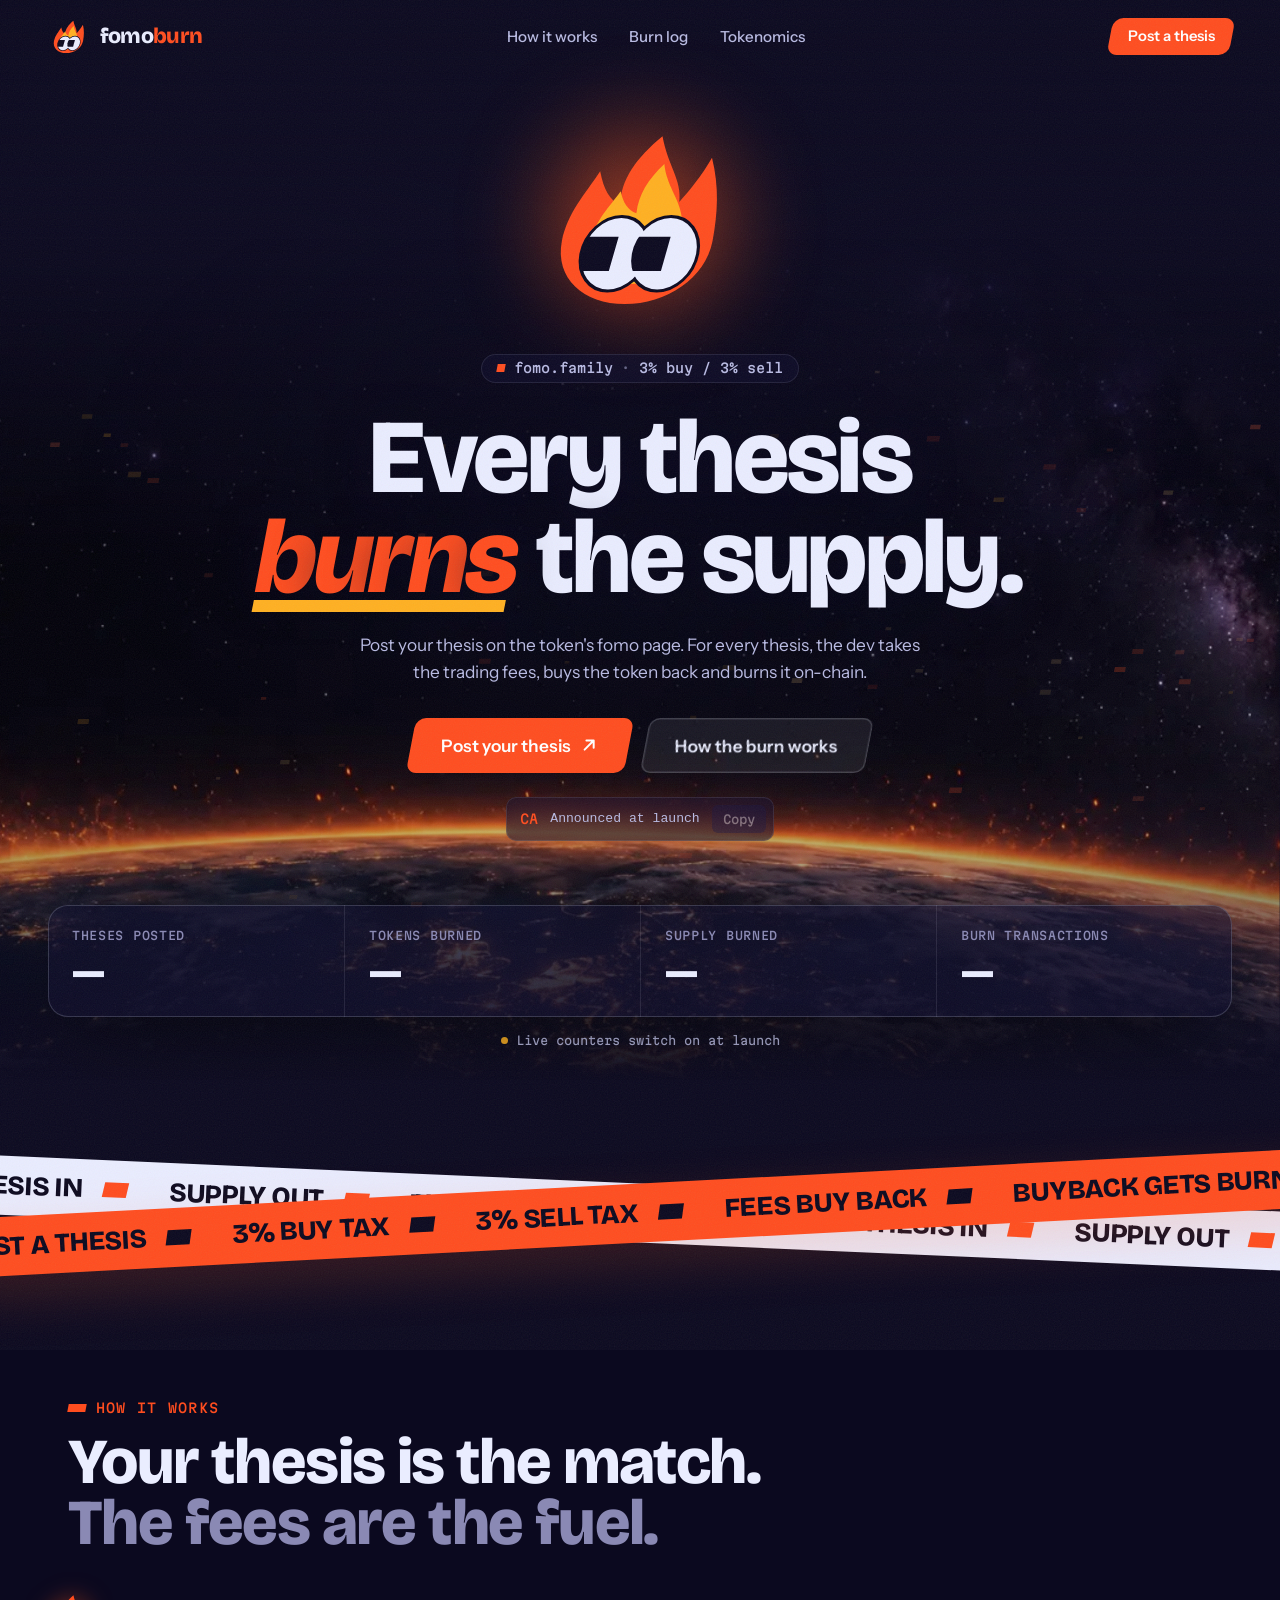
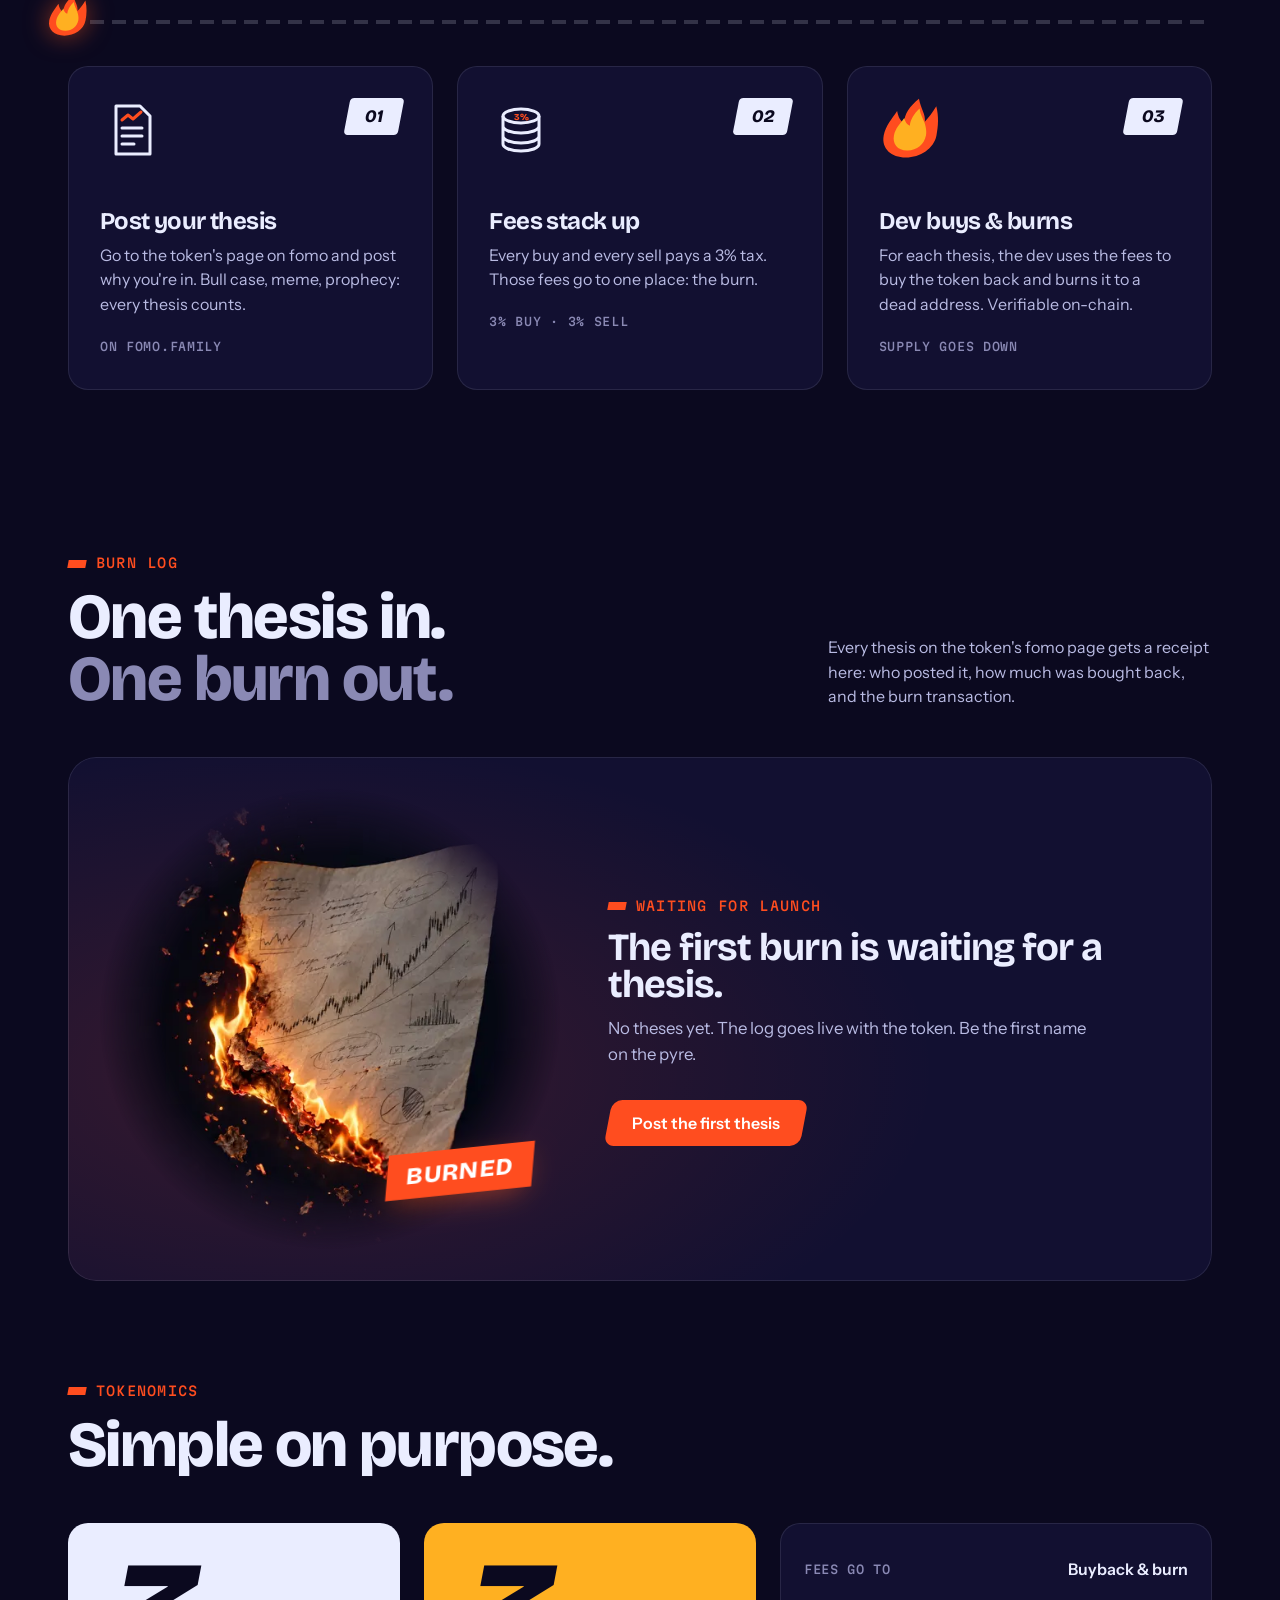
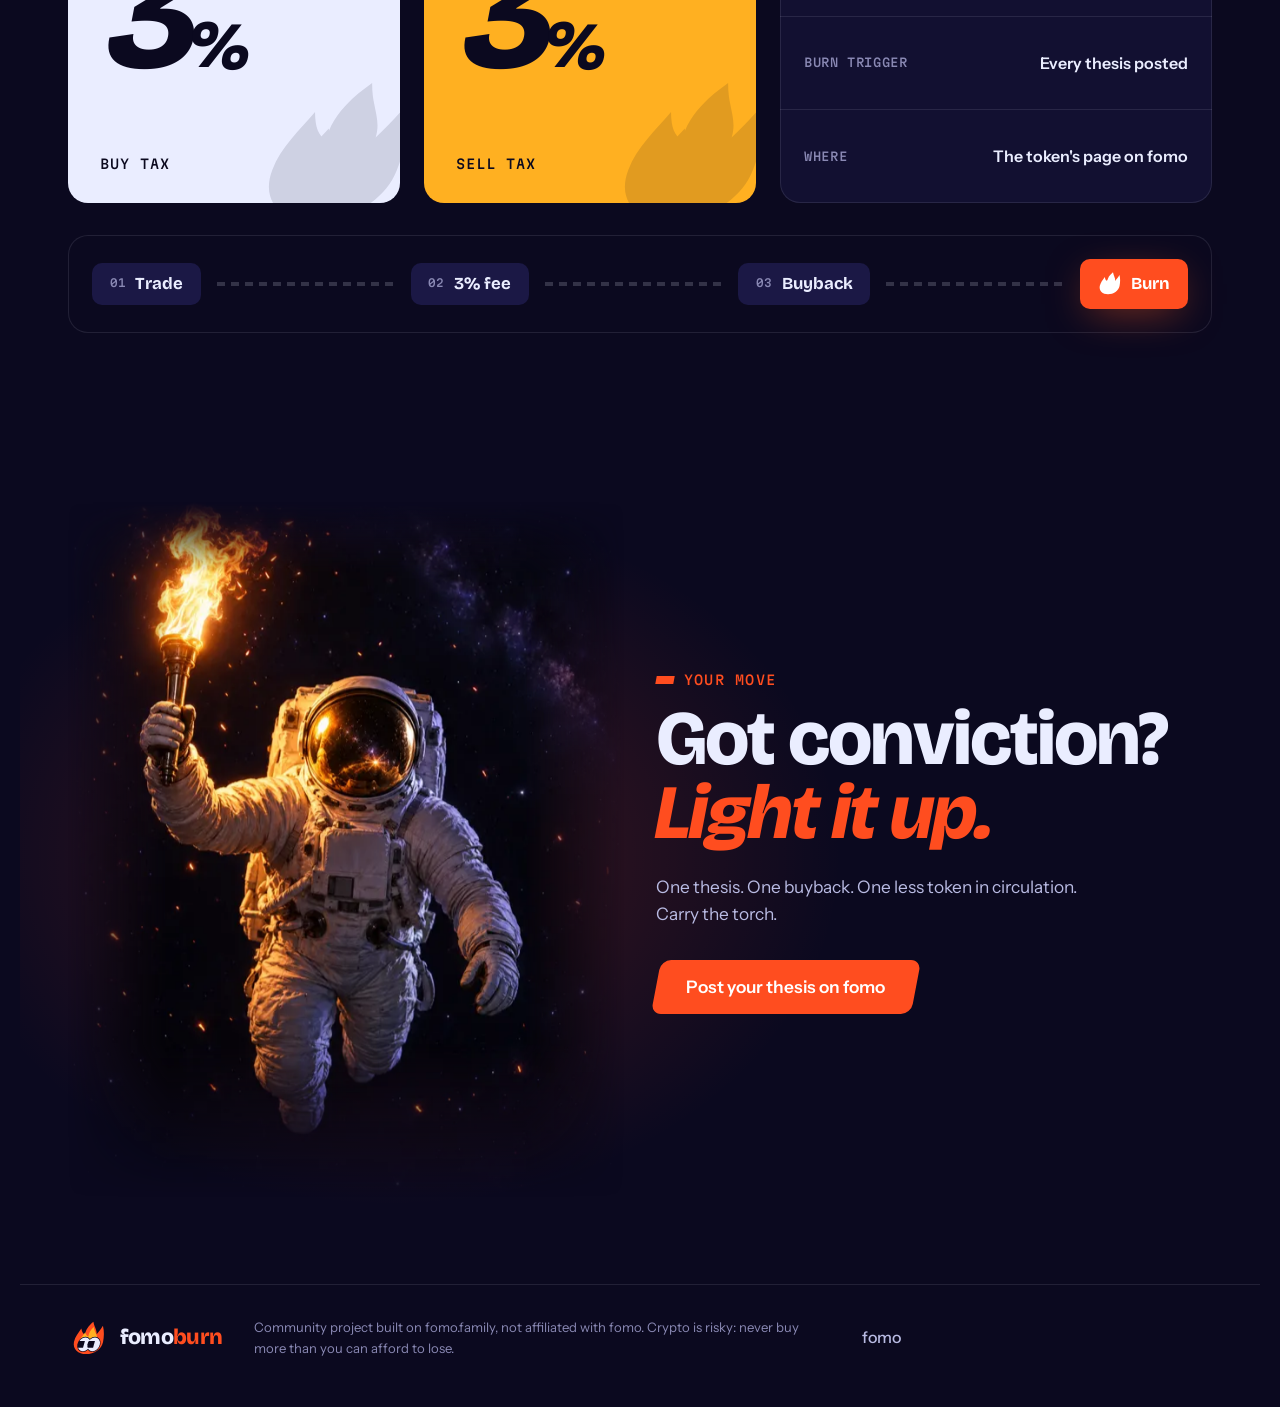
<file: index.html>
<!doctype html>
<html lang="en">
<head>
  <meta charset="utf-8">
  <meta name="viewport" content="width=device-width, initial-scale=1">
  <title>Fomo Burn — every thesis burns the supply</title>
  <meta name="description" content="Post your thesis on the token's fomo page. For every thesis, the dev uses the 3% trading fees to buy back and burn the token.">
  <meta name="theme-color" content="#0b091f">
  <script>document.documentElement.classList.add("js")</script>
  <link rel="icon" type="image/png" href="assets/fomo-burn-logo-256.png">
  <meta property="og:title" content="Fomo Burn — every thesis burns the supply">
  <meta property="og:description" content="Post a thesis on fomo. The 3% fees buy the token back and burn it.">
  <meta property="og:image" content="assets/fomo-burn-logo-1024.png">
  <link rel="preconnect" href="https://fonts.googleapis.com">
  <link rel="preconnect" href="https://fonts.gstatic.com" crossorigin>
  <link href="https://fonts.googleapis.com/css2?family=Bricolage+Grotesque:opsz,wght@12..96,500;12..96,700;12..96,800&family=Instrument+Sans:wght@400;500;600&family=Martian+Mono:wght@400;500&display=swap" rel="stylesheet">
  <link rel="preload" as="image" href="assets/hero-earth-1600.webp" imagesrcset="assets/hero-earth-960.webp 960w, assets/hero-earth-1600.webp 1600w, assets/hero-earth-2400.webp 2400w" imagesizes="100vw" fetchpriority="high">
  <link rel="stylesheet" href="styles.css">
</head>
<body>
  <a class="skip" href="#main">Skip to content</a>

  <svg width="0" height="0" style="position:absolute" aria-hidden="true">
    <defs>
      <clipPath id="fb-clipL"><path d="M0 0H512V512H0Z M182 196.25 L0 196.25 L0 316.25 L147.5 316.25Z" clip-rule="evenodd"/></clipPath>
      <clipPath id="fb-inER"><ellipse rx="112.5" ry="125" transform="translate(340.75 256) skewX(-10.8)"/></clipPath>
      <g id="fb-mark">
        <g transform="translate(256 336) scale(.8) translate(-256 -257)">
          <g fill="#0b091f" stroke="#0b091f" stroke-width="22">
            <ellipse rx="112.5" ry="125" transform="translate(340.75 256) skewX(-10.8)"/>
            <ellipse rx="112.5" ry="125" transform="translate(168 256) skewX(-10.8)"/>
          </g>
          <g clip-path="url(#fb-clipL)"><ellipse rx="112.5" ry="125" transform="translate(168 256) skewX(-10.8)" fill="#eaedff"/></g>
          <ellipse rx="112.5" ry="125" transform="translate(340.75 256) skewX(-10.8)" fill="#eaedff"/>
          <path fill="#0b091f" clip-path="url(#fb-inER)" d="M364 196.25 L100 196.25 L100 316.25 L330 316.25Z"/>
        </g>
      </g>
      <path id="fb-flame-outer" d="M256 476 C140 476 46 404 46 300 C46 222 86 168 116 104 C136 156 158 184 190 200 C178 128 210 66 272 6 C302 88 350 128 354 190 C376 158 402 118 422 66 C458 148 468 222 468 300 C468 404 372 476 256 476Z"/>
      <path id="fb-flame-inner" d="M258 420 C176 420 128 366 128 300 C128 240 162 204 184 160 C198 194 214 212 240 222 C236 170 254 128 292 84 C308 142 352 180 368 230 C378 256 384 278 384 300 C384 368 336 420 258 420Z"/>
      <symbol id="fb-logo" viewBox="0 0 512 512">
        <g transform="translate(256 262) scale(.84) translate(-256 -250)">
          <g transform="translate(256 256) skewX(-10.8) translate(-256 -256)">
            <use href="#fb-flame-outer" fill="#ff4d1f"/>
            <use href="#fb-flame-inner" fill="#ffb021"/>
          </g>
          <use href="#fb-mark"/>
        </g>
      </symbol>
      <symbol id="fb-flame" viewBox="0 0 512 512">
        <g transform="translate(256 256) skewX(-10.8) translate(-256 -256)">
          <use href="#fb-flame-outer" fill="#ff4d1f"/>
          <use href="#fb-flame-inner" fill="#ffb021"/>
        </g>
      </symbol>
    </defs>
  </svg>

  <header class="nav" data-nav>
    <a class="brand" href="#top" aria-label="Fomo Burn home">
      <svg class="brand__logo" viewBox="0 0 512 512" aria-hidden="true"><use href="#fb-logo"/></svg>
      <span class="brand__name">fomo<b>burn</b></span>
    </a>
    <nav class="nav__links" aria-label="Primary">
      <a href="#how">How it works</a>
      <a href="#ledger">Burn log</a>
      <a href="#tokenomics">Tokenomics</a>
    </nav>
    <div class="nav__actions">
      <a class="nav__x" data-social="x" hidden target="_blank" rel="noopener" aria-label="Fomo Burn on X">
        <svg viewBox="0 0 24 24" aria-hidden="true"><path fill="currentColor" d="M18.9 2H22l-6.8 7.8L23 22h-6.2l-4.9-6.4L6.3 22H3.2l7.3-8.3L1 2h6.3l4.4 5.9L18.9 2Zm-1.1 18.2h1.7L6.3 3.7H4.5l13.3 16.5Z"/></svg>
      </a>
      <a class="btn btn--small btn--fire" href="https://fomo.family/" target="_blank" rel="noopener" data-fomo-link><span>Post a thesis</span></a>
    </div>
  </header>

  <main id="main">
    <!-- ───────── HERO ───────── -->
    <section class="hero" id="top">
      <div class="hero__bg" aria-hidden="true">
        <img class="hero__earth" data-parallax
             src="assets/hero-earth-1600.webp"
             srcset="assets/hero-earth-960.webp 960w, assets/hero-earth-1600.webp 1600w, assets/hero-earth-2400.webp 2400w"
             sizes="(max-width: 700px) 220vw, 100vw" alt="" fetchpriority="high" decoding="async">
        <canvas class="hero__sparks" data-sparks></canvas>
        <div class="hero__shade"></div>
      </div>

      <div class="hero__inner">
        <div class="hero__logo-wrap" data-tilt>
          <div class="hero__glow" aria-hidden="true"></div>
          <svg class="hero__logo" viewBox="0 0 512 512" role="img" aria-label="Fomo Burn logo">
            <g transform="translate(256 262) scale(.84) translate(-256 -250)">
              <g transform="translate(256 256) skewX(-10.8) translate(-256 -256)">
                <path class="flame flame--outer" fill="#ff4d1f" d="M256 476 C140 476 46 404 46 300 C46 222 86 168 116 104 C136 156 158 184 190 200 C178 128 210 66 272 6 C302 88 350 128 354 190 C376 158 402 118 422 66 C458 148 468 222 468 300 C468 404 372 476 256 476Z"/>
                <path class="flame flame--inner" fill="#ffb021" d="M258 420 C176 420 128 366 128 300 C128 240 162 204 184 160 C198 194 214 212 240 222 C236 170 254 128 292 84 C308 142 352 180 368 230 C378 256 384 278 384 300 C384 368 336 420 258 420Z"/>
              </g>
              <use href="#fb-mark"/>
            </g>
          </svg>
        </div>

        <p class="pill load" style="--d:1"><span class="pill__dot" aria-hidden="true"></span>fomo.family<span class="pill__sep" aria-hidden="true">·</span>3% buy / 3% sell</p>
        <h1 class="hero__title">
          <span class="line load" style="--d:2">Every thesis</span>
          <span class="line load" style="--d:3"><span class="burn-word" data-burn-word>burns</span> the&nbsp;supply.</span>
        </h1>
        <p class="hero__lede load" style="--d:4">
          Post your thesis on the token's fomo page. For every thesis, the dev takes the trading fees, buys the token back and burns it on-chain.
        </p>
        <div class="hero__actions load" style="--d:5">
          <a class="btn btn--fire btn--big" href="https://fomo.family/" target="_blank" rel="noopener" data-fomo-link>
            <span>Post your thesis</span>
            <svg viewBox="0 0 20 20" aria-hidden="true"><path d="M5 15 15 5M7 5h8v8" fill="none" stroke="currentColor" stroke-width="2.2" stroke-linecap="round" stroke-linejoin="round"/></svg>
          </a>
          <a class="btn btn--glass btn--big" href="#how"><span>How the burn works</span></a>
        </div>
        <div class="ca load" style="--d:6">
          <span class="ca__label">CA</span>
          <code class="ca__value" data-ca>Announced at launch</code>
          <button class="ca__copy" type="button" data-copy-ca disabled aria-label="Copy contract address">
            <span data-copy-label>Copy</span>
          </button>
        </div>
      </div>

      <section class="stats load" style="--d:7" aria-label="Burn stats">
        <dl class="stats__grid">
          <div class="stat"><dt>Theses posted</dt><dd data-stat="theses">—</dd></div>
          <div class="stat"><dt>Tokens burned</dt><dd data-stat="burned">—</dd></div>
          <div class="stat"><dt>Supply burned</dt><dd data-stat="supplyPct">—</dd></div>
          <div class="stat"><dt>Burn transactions</dt><dd data-stat="burns">—</dd></div>
        </dl>
        <p class="stats__note" data-stats-note><span class="live-dot" aria-hidden="true"></span>Live counters switch on at launch</p>
      </section>
    </section>

    <!-- ───────── BANDS ───────── -->
    <div class="bands" aria-hidden="true">
      <div class="band band--lav">
        <div class="band__track band__track--rev">
          <span>Thesis in</span><span>Supply out</span><span>Thesis in</span><span>Supply out</span><span>Thesis in</span><span>Supply out</span>
          <span>Thesis in</span><span>Supply out</span><span>Thesis in</span><span>Supply out</span><span>Thesis in</span><span>Supply out</span>
        </div>
      </div>
      <div class="band band--fire">
        <div class="band__track">
          <span>Post a thesis</span><span>3% buy tax</span><span>3% sell tax</span><span>Fees buy back</span><span>Buyback gets burned</span>
          <span>Post a thesis</span><span>3% buy tax</span><span>3% sell tax</span><span>Fees buy back</span><span>Buyback gets burned</span>
        </div>
      </div>
    </div>

    <!-- ───────── HOW ───────── -->
    <section class="how" id="how" aria-labelledby="how-title" data-fuse-section>
      <header class="section-head">
        <p class="eyebrow rv">How it works</p>
        <h2 id="how-title" class="rv">Your thesis is the match.<br><span class="muted">The fees are the fuel.</span></h2>
      </header>

      <div class="fuse" aria-hidden="true">
        <div class="fuse__track"></div>
        <div class="fuse__burnt" data-fuse-burnt></div>
        <svg class="fuse__spark" data-fuse-spark viewBox="0 0 512 512"><use href="#fb-flame"/></svg>
      </div>

      <ol class="steps">
        <li class="step rv" data-step="0">
          <span class="step__num">01</span>
          <div class="step__icon" aria-hidden="true">
            <svg viewBox="0 0 64 64"><path d="M16 8h24l10 10v38H16z" fill="none" stroke="currentColor" stroke-width="3" stroke-linejoin="round"/><path d="M22 30h20M22 38h20M22 46h12" stroke="currentColor" stroke-width="3" stroke-linecap="round"/><path d="M22 22l6-5 5 4 8-7" fill="none" stroke="var(--fire)" stroke-width="3" stroke-linecap="round" stroke-linejoin="round"/></svg>
          </div>
          <h3>Post your thesis</h3>
          <p>Go to the token's page on fomo and post why you're in. Bull case, meme, prophecy: every thesis counts.</p>
          <span class="step__tag">On fomo.family</span>
        </li>
        <li class="step rv" data-step="1" style="--rv-d:1">
          <span class="step__num">02</span>
          <div class="step__icon" aria-hidden="true">
            <svg viewBox="0 0 64 64"><ellipse cx="32" cy="18" rx="18" ry="7" fill="none" stroke="currentColor" stroke-width="3"/><path d="M14 18v10c0 4 8 7 18 7s18-3 18-7V18M14 28v10c0 4 8 7 18 7s18-3 18-7V28M14 38v8c0 4 8 7 18 7s18-3 18-7v-8" fill="none" stroke="currentColor" stroke-width="3"/><text x="32" y="22" text-anchor="middle" font-size="9" font-weight="800" fill="var(--fire)" font-family="Bricolage Grotesque, sans-serif">3%</text></svg>
          </div>
          <h3>Fees stack up</h3>
          <p>Every buy and every sell pays a 3% tax. Those fees go to one place: the burn.</p>
          <span class="step__tag">3% buy · 3% sell</span>
        </li>
        <li class="step rv" data-step="2" style="--rv-d:2">
          <span class="step__num">03</span>
          <div class="step__icon step__icon--flame" aria-hidden="true">
            <svg viewBox="0 0 512 512"><use href="#fb-flame"/></svg>
          </div>
          <h3>Dev buys &amp; burns</h3>
          <p>For each thesis, the dev uses the fees to buy the token back and burns it to a dead address. Verifiable on-chain.</p>
          <span class="step__tag">Supply goes down</span>
        </li>
      </ol>
    </section>

    <!-- ───────── BURN LOG ───────── -->
    <section class="ledger" id="ledger" aria-labelledby="ledger-title">
      <header class="section-head section-head--row">
        <div>
          <p class="eyebrow rv">Burn log</p>
          <h2 id="ledger-title" class="rv">One thesis in.<br><span class="muted">One burn out.</span></h2>
        </div>
        <p class="section-head__aside rv">Every thesis on the token's fomo page gets a receipt here: who posted it, how much was bought back, and the burn transaction.</p>
      </header>

      <div class="ledger__list" data-ledger aria-live="polite"></div>

      <template id="receipt-tpl">
        <article class="receipt">
          <div class="receipt__who">
            <span class="receipt__avatar" aria-hidden="true"></span>
            <div><strong class="receipt__name"></strong><time class="receipt__time"></time></div>
          </div>
          <p class="receipt__thesis"></p>
          <div class="receipt__burn">
            <span class="stamp">Burned</span>
            <span class="receipt__amount"></span>
            <a class="receipt__tx" target="_blank" rel="noopener">View tx ↗</a>
          </div>
        </article>
      </template>

      <div class="ledger__empty rv" data-ledger-empty>
        <div class="ledger__media">
          <img src="assets/ledger-thesis-1000.webp" srcset="assets/ledger-thesis-560.webp 560w, assets/ledger-thesis-1000.webp 1000w"
               sizes="(max-width: 900px) 90vw, 460px" width="1000" height="1000" loading="lazy" decoding="async"
               alt="A handwritten trading thesis with an upward chart, burning at the edges">
          <span class="stamp stamp--big" aria-hidden="true">Burned</span>
        </div>
        <div class="ledger__copy">
          <p class="eyebrow">Waiting for launch</p>
          <h3>The first burn is waiting for a thesis.</h3>
          <p>No theses yet. The log goes live with the token. Be the first name on the pyre.</p>
          <a class="btn btn--fire" href="https://fomo.family/" target="_blank" rel="noopener" data-fomo-link><span>Post the first thesis</span></a>
        </div>
      </div>
    </section>

    <!-- ───────── TOKENOMICS ───────── -->
    <section class="tokenomics" id="tokenomics" aria-labelledby="tok-title">
      <header class="section-head">
        <p class="eyebrow rv">Tokenomics</p>
        <h2 id="tok-title" class="rv">Simple on purpose.</h2>
      </header>
      <div class="tok">
        <div class="tok__big rv">
          <p class="tok__num"><span data-count="3">3</span><small>%</small></p>
          <p class="tok__label">Buy tax</p>
        </div>
        <div class="tok__big tok__big--amber rv" style="--rv-d:1">
          <p class="tok__num"><span data-count="3">3</span><small>%</small></p>
          <p class="tok__label">Sell tax</p>
        </div>
        <dl class="tok__facts rv" style="--rv-d:2">
          <div><dt>Fees go to</dt><dd>Buyback &amp; burn</dd></div>
          <div><dt>Burn trigger</dt><dd>Every thesis posted</dd></div>
          <div><dt>Where</dt><dd>The token's page on fomo</dd></div>
        </dl>
      </div>

      <div class="flow rv" aria-label="Where the fees go: trade, 3% fee, buyback, burn">
        <div class="flow__node"><span class="flow__k">01</span>Trade</div>
        <div class="flow__pipe" aria-hidden="true"><i></i><i></i><i></i></div>
        <div class="flow__node"><span class="flow__k">02</span>3% fee</div>
        <div class="flow__pipe" aria-hidden="true"><i></i><i></i><i></i></div>
        <div class="flow__node"><span class="flow__k">03</span>Buyback</div>
        <div class="flow__pipe" aria-hidden="true"><i></i><i></i><i></i></div>
        <div class="flow__node flow__node--hot"><svg viewBox="0 0 512 512" aria-hidden="true"><use href="#fb-flame"/></svg>Burn</div>
      </div>
    </section>

    <!-- ───────── FINAL CTA ───────── -->
    <section class="final" aria-labelledby="final-title">
      <div class="final__media" aria-hidden="true">
        <img src="assets/cta-astronaut-1100.webp" srcset="assets/cta-astronaut-640.webp 640w, assets/cta-astronaut-1100.webp 1100w"
             sizes="(max-width: 900px) 100vw, 50vw" width="1100" height="1375" loading="lazy" decoding="async" alt="" data-parallax-soft>
      </div>
      <div class="final__copy">
        <p class="eyebrow rv">Your move</p>
        <h2 id="final-title" class="rv">Got conviction?<br><span>Light it up.</span></h2>
        <p class="final__lede rv">One thesis. One buyback. One less token in circulation. Carry the torch.</p>
        <a class="btn btn--fire btn--big rv" href="https://fomo.family/" target="_blank" rel="noopener" data-fomo-link><span>Post your thesis on fomo</span></a>
      </div>
    </section>
  </main>

  <footer class="footer">
    <a class="brand" href="#top" aria-label="Back to top">
      <svg class="brand__logo" viewBox="0 0 512 512" aria-hidden="true"><use href="#fb-logo"/></svg>
      <span class="brand__name">fomo<b>burn</b></span>
    </a>
    <p class="footer__note">Community project built on fomo.family, not affiliated with fomo. Crypto is risky: never buy more than you can afford to lose.</p>
    <nav class="footer__links" aria-label="Links">
      <a href="https://fomo.family/" target="_blank" rel="noopener" data-fomo-link>fomo</a>
      <a data-social="x" hidden target="_blank" rel="noopener">X</a>
      <a data-social="telegram" hidden target="_blank" rel="noopener">Telegram</a>
    </nav>
  </footer>

  <div class="grain" aria-hidden="true"></div>
  <script src="config.js"></script>
  <script src="main.js" defer></script>
</body>
</html>
</file>
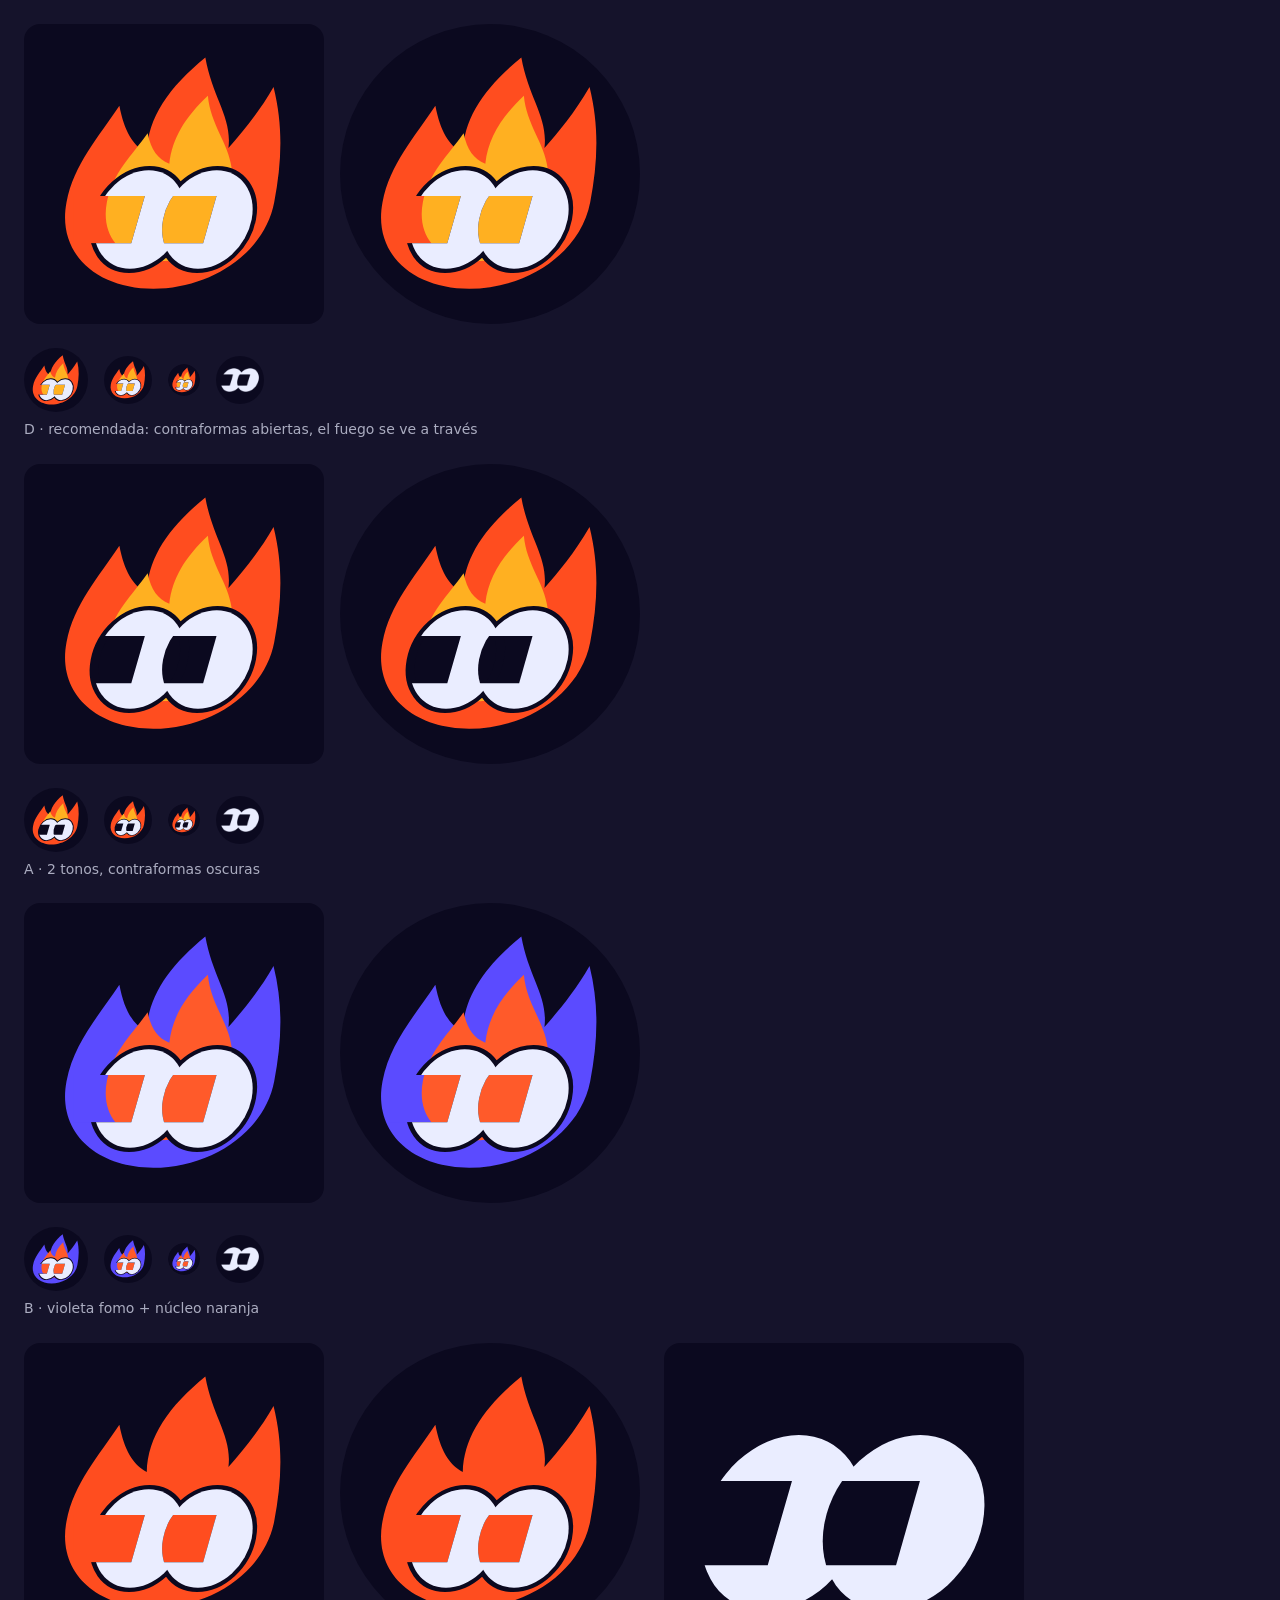
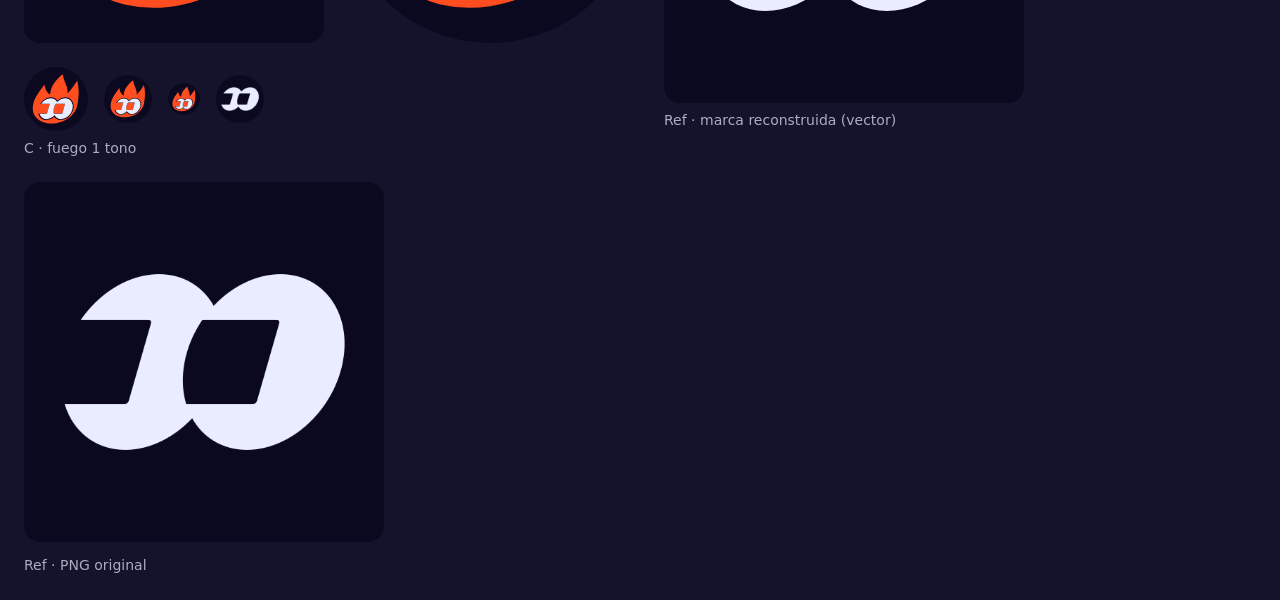
<file: assets-src/logo-lab.html>
<!doctype html>
<html lang="es">
<head>
<meta charset="utf-8">
<title>Fomo Burn · logo lab</title>
<style>
  :root{--navy:#0b091f;--lav:#eaedff}
  body{margin:0;background:#15132b;color:#eaedff;font:14px/1.4 system-ui,sans-serif;padding:24px}
  .grid{display:flex;flex-wrap:wrap;gap:24px}
  figure{margin:0}
  figcaption{margin-top:8px;opacity:.7}
  svg{display:block;border-radius:16px}
  .small{display:flex;gap:16px;align-items:center;margin-top:24px}
</style>
</head>
<body>
<svg width="0" height="0" style="position:absolute">
  <defs>
    <!-- fomo mark, reconstructed from the 512px PNG: two sheared ellipses with parallelogram counters -->
    <clipPath id="clipR"><path d="M0 0H512V512H0Z M364 196.25 L150 196.25 L150 316.25 L330 316.25Z" clip-rule="evenodd"/></clipPath>
    <clipPath id="clipL"><path d="M0 0H512V512H0Z M182 196.25 L0 196.25 L0 316.25 L147.5 316.25Z" clip-rule="evenodd"/></clipPath>
    <clipPath id="inER"><ellipse rx="112.5" ry="125" transform="translate(340.75 256) skewX(-10.8)"/></clipPath>
    <!-- right O sits ON TOP of the left O: its counter knocks out the left O too -->
    <mask id="markMask" maskUnits="userSpaceOnUse" x="0" y="0" width="512" height="512">
      <rect width="512" height="512" fill="#000"/>
      <g clip-path="url(#clipL)"><ellipse rx="112.5" ry="125" transform="translate(168 256) skewX(-10.8)" fill="#fff"/></g>
      <ellipse rx="112.5" ry="125" transform="translate(340.75 256) skewX(-10.8)" fill="#fff"/>
      <path d="M364 196.25 L100 196.25 L100 316.25 L330 316.25Z" clip-path="url(#inER)" fill="#000"/>
    </mask>
    <g id="mark"><rect width="512" height="512" mask="url(#markMask)"/></g>
    </g>
    <!-- flames drawn upright, then sheared with the same italic angle as the mark -->
    <path id="flameOuter" d="M256 476 C140 476 46 404 46 300 C46 222 86 168 116 104 C136 156 158 184 190 200 C178 128 210 66 272 6 C302 88 350 128 354 190 C376 158 402 118 422 66 C458 148 468 222 468 300 C468 404 372 476 256 476Z"/>
    <path id="flameInner" d="M258 420 C176 420 128 366 128 300 C128 240 162 204 184 160 C198 194 214 212 240 222 C236 170 254 128 292 84 C308 142 352 180 368 230 C378 256 384 278 384 300 C384 368 336 420 258 420Z"/>
    <g id="backing"><ellipse rx="112.5" ry="125" transform="translate(340.75 256) skewX(-10.8)"/><ellipse rx="112.5" ry="125" transform="translate(168 256) skewX(-10.8)"/></g>
    <clipPath id="counters"><path d="M182 196.25 L0 196.25 L0 316.25 L147.5 316.25Z"/><path d="M364 196.25 L100 196.25 L100 316.25 L330 316.25Z" clip-path="url(#inER)"/></clipPath>
    <clipPath id="circ"><circle cx="256" cy="256" r="256"/></clipPath>
    <filter id="halo" x="-20%" y="-20%" width="140%" height="140%"><feMorphology operator="dilate" radius="9"/></filter>
    <g id="fire">
      <use href="#flameOuter" transform="translate(256 256) skewX(-10.8) translate(-256 -256)"/>
    </g>
  </defs>
</svg>

<div class="grid">
<figure><div style="display:flex;gap:16px;align-items:flex-end"><svg width="300" height="300" viewBox="0 0 512 512"><g ><rect width="512" height="512" fill="#0b091f"/><g transform="translate(256 262) scale(.84) translate(-256 -250)">
<use href="#flameOuter" fill="#ff4d1f" transform="translate(256 256) skewX(-10.8) translate(-256 -256)"/><use href="#flameInner" fill="#ffb021" transform="translate(256 256) skewX(-10.8) translate(-256 -256)"/>
<g transform="translate(256 336) scale(.8) translate(-256 -257)">
<use href="#backing" fill="#0b091f" stroke="#0b091f" stroke-width="22"/>
<g clip-path="url(#counters)"><g transform="translate(256 257) scale(1.25) translate(-256 -336)"><use href="#flameOuter" fill="#ff4d1f" transform="translate(256 256) skewX(-10.8) translate(-256 -256)"/><use href="#flameInner" fill="#ffb021" transform="translate(256 256) skewX(-10.8) translate(-256 -256)"/></g></g>
<use href="#mark" fill="#eaedff"/></g></g></g></svg><svg width="300" height="300" viewBox="0 0 512 512"><g clip-path="url(#circ)"><rect width="512" height="512" fill="#0b091f"/><g transform="translate(256 262) scale(.84) translate(-256 -250)">
<use href="#flameOuter" fill="#ff4d1f" transform="translate(256 256) skewX(-10.8) translate(-256 -256)"/><use href="#flameInner" fill="#ffb021" transform="translate(256 256) skewX(-10.8) translate(-256 -256)"/>
<g transform="translate(256 336) scale(.8) translate(-256 -257)">
<use href="#backing" fill="#0b091f" stroke="#0b091f" stroke-width="22"/>
<g clip-path="url(#counters)"><g transform="translate(256 257) scale(1.25) translate(-256 -336)"><use href="#flameOuter" fill="#ff4d1f" transform="translate(256 256) skewX(-10.8) translate(-256 -256)"/><use href="#flameInner" fill="#ffb021" transform="translate(256 256) skewX(-10.8) translate(-256 -256)"/></g></g>
<use href="#mark" fill="#eaedff"/></g></g></g></svg></div>
<div class="small"><svg width="64" height="64" viewBox="0 0 512 512"><g clip-path="url(#circ)"><rect width="512" height="512" fill="#0b091f"/><g transform="translate(256 262) scale(.84) translate(-256 -250)">
<use href="#flameOuter" fill="#ff4d1f" transform="translate(256 256) skewX(-10.8) translate(-256 -256)"/><use href="#flameInner" fill="#ffb021" transform="translate(256 256) skewX(-10.8) translate(-256 -256)"/>
<g transform="translate(256 336) scale(.8) translate(-256 -257)">
<use href="#backing" fill="#0b091f" stroke="#0b091f" stroke-width="22"/>
<g clip-path="url(#counters)"><g transform="translate(256 257) scale(1.25) translate(-256 -336)"><use href="#flameOuter" fill="#ff4d1f" transform="translate(256 256) skewX(-10.8) translate(-256 -256)"/><use href="#flameInner" fill="#ffb021" transform="translate(256 256) skewX(-10.8) translate(-256 -256)"/></g></g>
<use href="#mark" fill="#eaedff"/></g></g></g></svg><svg width="48" height="48" viewBox="0 0 512 512"><g clip-path="url(#circ)"><rect width="512" height="512" fill="#0b091f"/><g transform="translate(256 262) scale(.84) translate(-256 -250)">
<use href="#flameOuter" fill="#ff4d1f" transform="translate(256 256) skewX(-10.8) translate(-256 -256)"/><use href="#flameInner" fill="#ffb021" transform="translate(256 256) skewX(-10.8) translate(-256 -256)"/>
<g transform="translate(256 336) scale(.8) translate(-256 -257)">
<use href="#backing" fill="#0b091f" stroke="#0b091f" stroke-width="22"/>
<g clip-path="url(#counters)"><g transform="translate(256 257) scale(1.25) translate(-256 -336)"><use href="#flameOuter" fill="#ff4d1f" transform="translate(256 256) skewX(-10.8) translate(-256 -256)"/><use href="#flameInner" fill="#ffb021" transform="translate(256 256) skewX(-10.8) translate(-256 -256)"/></g></g>
<use href="#mark" fill="#eaedff"/></g></g></g></svg><svg width="32" height="32" viewBox="0 0 512 512"><g clip-path="url(#circ)"><rect width="512" height="512" fill="#0b091f"/><g transform="translate(256 262) scale(.84) translate(-256 -250)">
<use href="#flameOuter" fill="#ff4d1f" transform="translate(256 256) skewX(-10.8) translate(-256 -256)"/><use href="#flameInner" fill="#ffb021" transform="translate(256 256) skewX(-10.8) translate(-256 -256)"/>
<g transform="translate(256 336) scale(.8) translate(-256 -257)">
<use href="#backing" fill="#0b091f" stroke="#0b091f" stroke-width="22"/>
<g clip-path="url(#counters)"><g transform="translate(256 257) scale(1.25) translate(-256 -336)"><use href="#flameOuter" fill="#ff4d1f" transform="translate(256 256) skewX(-10.8) translate(-256 -256)"/><use href="#flameInner" fill="#ffb021" transform="translate(256 256) skewX(-10.8) translate(-256 -256)"/></g></g>
<use href="#mark" fill="#eaedff"/></g></g></g></svg><img src="fomo-logo-original.png" width="48" style="border-radius:50%"></div><figcaption>D · recomendada: contraformas abiertas, el fuego se ve a través</figcaption></figure>
<figure><div style="display:flex;gap:16px;align-items:flex-end"><svg width="300" height="300" viewBox="0 0 512 512"><g ><rect width="512" height="512" fill="#0b091f"/><g transform="translate(256 262) scale(.84) translate(-256 -250)">
<use href="#flameOuter" fill="#ff4d1f" transform="translate(256 256) skewX(-10.8) translate(-256 -256)"/><use href="#flameInner" fill="#ffb021" transform="translate(256 256) skewX(-10.8) translate(-256 -256)"/>
<g transform="translate(256 336) scale(.8) translate(-256 -257)">
<use href="#backing" fill="#0b091f" stroke="#0b091f" stroke-width="22"/>

<use href="#mark" fill="#eaedff"/></g></g></g></svg><svg width="300" height="300" viewBox="0 0 512 512"><g clip-path="url(#circ)"><rect width="512" height="512" fill="#0b091f"/><g transform="translate(256 262) scale(.84) translate(-256 -250)">
<use href="#flameOuter" fill="#ff4d1f" transform="translate(256 256) skewX(-10.8) translate(-256 -256)"/><use href="#flameInner" fill="#ffb021" transform="translate(256 256) skewX(-10.8) translate(-256 -256)"/>
<g transform="translate(256 336) scale(.8) translate(-256 -257)">
<use href="#backing" fill="#0b091f" stroke="#0b091f" stroke-width="22"/>

<use href="#mark" fill="#eaedff"/></g></g></g></svg></div>
<div class="small"><svg width="64" height="64" viewBox="0 0 512 512"><g clip-path="url(#circ)"><rect width="512" height="512" fill="#0b091f"/><g transform="translate(256 262) scale(.84) translate(-256 -250)">
<use href="#flameOuter" fill="#ff4d1f" transform="translate(256 256) skewX(-10.8) translate(-256 -256)"/><use href="#flameInner" fill="#ffb021" transform="translate(256 256) skewX(-10.8) translate(-256 -256)"/>
<g transform="translate(256 336) scale(.8) translate(-256 -257)">
<use href="#backing" fill="#0b091f" stroke="#0b091f" stroke-width="22"/>

<use href="#mark" fill="#eaedff"/></g></g></g></svg><svg width="48" height="48" viewBox="0 0 512 512"><g clip-path="url(#circ)"><rect width="512" height="512" fill="#0b091f"/><g transform="translate(256 262) scale(.84) translate(-256 -250)">
<use href="#flameOuter" fill="#ff4d1f" transform="translate(256 256) skewX(-10.8) translate(-256 -256)"/><use href="#flameInner" fill="#ffb021" transform="translate(256 256) skewX(-10.8) translate(-256 -256)"/>
<g transform="translate(256 336) scale(.8) translate(-256 -257)">
<use href="#backing" fill="#0b091f" stroke="#0b091f" stroke-width="22"/>

<use href="#mark" fill="#eaedff"/></g></g></g></svg><svg width="32" height="32" viewBox="0 0 512 512"><g clip-path="url(#circ)"><rect width="512" height="512" fill="#0b091f"/><g transform="translate(256 262) scale(.84) translate(-256 -250)">
<use href="#flameOuter" fill="#ff4d1f" transform="translate(256 256) skewX(-10.8) translate(-256 -256)"/><use href="#flameInner" fill="#ffb021" transform="translate(256 256) skewX(-10.8) translate(-256 -256)"/>
<g transform="translate(256 336) scale(.8) translate(-256 -257)">
<use href="#backing" fill="#0b091f" stroke="#0b091f" stroke-width="22"/>

<use href="#mark" fill="#eaedff"/></g></g></g></svg><img src="fomo-logo-original.png" width="48" style="border-radius:50%"></div><figcaption>A · 2 tonos, contraformas oscuras</figcaption></figure>
<figure><div style="display:flex;gap:16px;align-items:flex-end"><svg width="300" height="300" viewBox="0 0 512 512"><g ><rect width="512" height="512" fill="#0b091f"/><g transform="translate(256 262) scale(.84) translate(-256 -250)">
<use href="#flameOuter" fill="#5b4bff" transform="translate(256 256) skewX(-10.8) translate(-256 -256)"/><use href="#flameInner" fill="#ff5a2a" transform="translate(256 256) skewX(-10.8) translate(-256 -256)"/>
<g transform="translate(256 336) scale(.8) translate(-256 -257)">
<use href="#backing" fill="#0b091f" stroke="#0b091f" stroke-width="22"/>
<g clip-path="url(#counters)"><g transform="translate(256 257) scale(1.25) translate(-256 -336)"><use href="#flameOuter" fill="#5b4bff" transform="translate(256 256) skewX(-10.8) translate(-256 -256)"/><use href="#flameInner" fill="#ff5a2a" transform="translate(256 256) skewX(-10.8) translate(-256 -256)"/></g></g>
<use href="#mark" fill="#eaedff"/></g></g></g></svg><svg width="300" height="300" viewBox="0 0 512 512"><g clip-path="url(#circ)"><rect width="512" height="512" fill="#0b091f"/><g transform="translate(256 262) scale(.84) translate(-256 -250)">
<use href="#flameOuter" fill="#5b4bff" transform="translate(256 256) skewX(-10.8) translate(-256 -256)"/><use href="#flameInner" fill="#ff5a2a" transform="translate(256 256) skewX(-10.8) translate(-256 -256)"/>
<g transform="translate(256 336) scale(.8) translate(-256 -257)">
<use href="#backing" fill="#0b091f" stroke="#0b091f" stroke-width="22"/>
<g clip-path="url(#counters)"><g transform="translate(256 257) scale(1.25) translate(-256 -336)"><use href="#flameOuter" fill="#5b4bff" transform="translate(256 256) skewX(-10.8) translate(-256 -256)"/><use href="#flameInner" fill="#ff5a2a" transform="translate(256 256) skewX(-10.8) translate(-256 -256)"/></g></g>
<use href="#mark" fill="#eaedff"/></g></g></g></svg></div>
<div class="small"><svg width="64" height="64" viewBox="0 0 512 512"><g clip-path="url(#circ)"><rect width="512" height="512" fill="#0b091f"/><g transform="translate(256 262) scale(.84) translate(-256 -250)">
<use href="#flameOuter" fill="#5b4bff" transform="translate(256 256) skewX(-10.8) translate(-256 -256)"/><use href="#flameInner" fill="#ff5a2a" transform="translate(256 256) skewX(-10.8) translate(-256 -256)"/>
<g transform="translate(256 336) scale(.8) translate(-256 -257)">
<use href="#backing" fill="#0b091f" stroke="#0b091f" stroke-width="22"/>
<g clip-path="url(#counters)"><g transform="translate(256 257) scale(1.25) translate(-256 -336)"><use href="#flameOuter" fill="#5b4bff" transform="translate(256 256) skewX(-10.8) translate(-256 -256)"/><use href="#flameInner" fill="#ff5a2a" transform="translate(256 256) skewX(-10.8) translate(-256 -256)"/></g></g>
<use href="#mark" fill="#eaedff"/></g></g></g></svg><svg width="48" height="48" viewBox="0 0 512 512"><g clip-path="url(#circ)"><rect width="512" height="512" fill="#0b091f"/><g transform="translate(256 262) scale(.84) translate(-256 -250)">
<use href="#flameOuter" fill="#5b4bff" transform="translate(256 256) skewX(-10.8) translate(-256 -256)"/><use href="#flameInner" fill="#ff5a2a" transform="translate(256 256) skewX(-10.8) translate(-256 -256)"/>
<g transform="translate(256 336) scale(.8) translate(-256 -257)">
<use href="#backing" fill="#0b091f" stroke="#0b091f" stroke-width="22"/>
<g clip-path="url(#counters)"><g transform="translate(256 257) scale(1.25) translate(-256 -336)"><use href="#flameOuter" fill="#5b4bff" transform="translate(256 256) skewX(-10.8) translate(-256 -256)"/><use href="#flameInner" fill="#ff5a2a" transform="translate(256 256) skewX(-10.8) translate(-256 -256)"/></g></g>
<use href="#mark" fill="#eaedff"/></g></g></g></svg><svg width="32" height="32" viewBox="0 0 512 512"><g clip-path="url(#circ)"><rect width="512" height="512" fill="#0b091f"/><g transform="translate(256 262) scale(.84) translate(-256 -250)">
<use href="#flameOuter" fill="#5b4bff" transform="translate(256 256) skewX(-10.8) translate(-256 -256)"/><use href="#flameInner" fill="#ff5a2a" transform="translate(256 256) skewX(-10.8) translate(-256 -256)"/>
<g transform="translate(256 336) scale(.8) translate(-256 -257)">
<use href="#backing" fill="#0b091f" stroke="#0b091f" stroke-width="22"/>
<g clip-path="url(#counters)"><g transform="translate(256 257) scale(1.25) translate(-256 -336)"><use href="#flameOuter" fill="#5b4bff" transform="translate(256 256) skewX(-10.8) translate(-256 -256)"/><use href="#flameInner" fill="#ff5a2a" transform="translate(256 256) skewX(-10.8) translate(-256 -256)"/></g></g>
<use href="#mark" fill="#eaedff"/></g></g></g></svg><img src="fomo-logo-original.png" width="48" style="border-radius:50%"></div><figcaption>B · violeta fomo + núcleo naranja</figcaption></figure>
<figure><div style="display:flex;gap:16px;align-items:flex-end"><svg width="300" height="300" viewBox="0 0 512 512"><g ><rect width="512" height="512" fill="#0b091f"/><g transform="translate(256 262) scale(.84) translate(-256 -250)">
<use href="#flameOuter" fill="#ff4d1f" transform="translate(256 256) skewX(-10.8) translate(-256 -256)"/>
<g transform="translate(256 336) scale(.8) translate(-256 -257)">
<use href="#backing" fill="#0b091f" stroke="#0b091f" stroke-width="22"/>
<g clip-path="url(#counters)"><g transform="translate(256 257) scale(1.25) translate(-256 -336)"><use href="#flameOuter" fill="#ff4d1f" transform="translate(256 256) skewX(-10.8) translate(-256 -256)"/></g></g>
<use href="#mark" fill="#eaedff"/></g></g></g></svg><svg width="300" height="300" viewBox="0 0 512 512"><g clip-path="url(#circ)"><rect width="512" height="512" fill="#0b091f"/><g transform="translate(256 262) scale(.84) translate(-256 -250)">
<use href="#flameOuter" fill="#ff4d1f" transform="translate(256 256) skewX(-10.8) translate(-256 -256)"/>
<g transform="translate(256 336) scale(.8) translate(-256 -257)">
<use href="#backing" fill="#0b091f" stroke="#0b091f" stroke-width="22"/>
<g clip-path="url(#counters)"><g transform="translate(256 257) scale(1.25) translate(-256 -336)"><use href="#flameOuter" fill="#ff4d1f" transform="translate(256 256) skewX(-10.8) translate(-256 -256)"/></g></g>
<use href="#mark" fill="#eaedff"/></g></g></g></svg></div>
<div class="small"><svg width="64" height="64" viewBox="0 0 512 512"><g clip-path="url(#circ)"><rect width="512" height="512" fill="#0b091f"/><g transform="translate(256 262) scale(.84) translate(-256 -250)">
<use href="#flameOuter" fill="#ff4d1f" transform="translate(256 256) skewX(-10.8) translate(-256 -256)"/>
<g transform="translate(256 336) scale(.8) translate(-256 -257)">
<use href="#backing" fill="#0b091f" stroke="#0b091f" stroke-width="22"/>
<g clip-path="url(#counters)"><g transform="translate(256 257) scale(1.25) translate(-256 -336)"><use href="#flameOuter" fill="#ff4d1f" transform="translate(256 256) skewX(-10.8) translate(-256 -256)"/></g></g>
<use href="#mark" fill="#eaedff"/></g></g></g></svg><svg width="48" height="48" viewBox="0 0 512 512"><g clip-path="url(#circ)"><rect width="512" height="512" fill="#0b091f"/><g transform="translate(256 262) scale(.84) translate(-256 -250)">
<use href="#flameOuter" fill="#ff4d1f" transform="translate(256 256) skewX(-10.8) translate(-256 -256)"/>
<g transform="translate(256 336) scale(.8) translate(-256 -257)">
<use href="#backing" fill="#0b091f" stroke="#0b091f" stroke-width="22"/>
<g clip-path="url(#counters)"><g transform="translate(256 257) scale(1.25) translate(-256 -336)"><use href="#flameOuter" fill="#ff4d1f" transform="translate(256 256) skewX(-10.8) translate(-256 -256)"/></g></g>
<use href="#mark" fill="#eaedff"/></g></g></g></svg><svg width="32" height="32" viewBox="0 0 512 512"><g clip-path="url(#circ)"><rect width="512" height="512" fill="#0b091f"/><g transform="translate(256 262) scale(.84) translate(-256 -250)">
<use href="#flameOuter" fill="#ff4d1f" transform="translate(256 256) skewX(-10.8) translate(-256 -256)"/>
<g transform="translate(256 336) scale(.8) translate(-256 -257)">
<use href="#backing" fill="#0b091f" stroke="#0b091f" stroke-width="22"/>
<g clip-path="url(#counters)"><g transform="translate(256 257) scale(1.25) translate(-256 -336)"><use href="#flameOuter" fill="#ff4d1f" transform="translate(256 256) skewX(-10.8) translate(-256 -256)"/></g></g>
<use href="#mark" fill="#eaedff"/></g></g></g></svg><img src="fomo-logo-original.png" width="48" style="border-radius:50%"></div><figcaption>C · fuego 1 tono</figcaption></figure>
  <figure>
    <svg width="360" height="360" viewBox="0 0 512 512">
      <rect width="512" height="512" fill="#0b091f"/>
      <use href="#mark" fill="#eaedff"/>
    </svg>
    <figcaption>Ref · marca reconstruida (vector)</figcaption>
  </figure>
  <figure>
    <img src="fomo-logo-original.png" width="360" height="360" style="border-radius:16px">
    <figcaption>Ref · PNG original</figcaption>
  </figure>
</div>
</body>
</html>
</file>
<file: styles.css>
/* ───────── Fomo Burn · design tokens ───────── */
:root {
  /* palette */
  --navy: #0b091f;
  --navy-2: #121031;
  --navy-3: #1b1845;
  --lav: #eaedff;
  --lav-2: #b9bbe3;
  --muted: #8a89b4;
  --line: rgba(234, 237, 255, .1);
  --line-2: rgba(234, 237, 255, .18);
  --glass: rgba(18, 16, 49, .55);
  --fire: #ff4d1f;
  --fire-2: #ff6a3d;
  --amber: #ffb021;
  --glow: rgba(255, 90, 30, .55);

  /* type */
  --f-display: "Bricolage Grotesque", "Trebuchet MS", sans-serif;
  --f-body: "Instrument Sans", "Segoe UI", sans-serif;
  --f-mono: "Martian Mono", ui-monospace, monospace;
  --t-hero: clamp(3rem, 8.2vw, 7.6rem);
  --t-h2: clamp(2.2rem, 5vw, 4.4rem);
  --t-h3: 1.5rem;
  --t-lede: clamp(1.05rem, 1.35vw, 1.25rem);
  --t-body: 1rem;
  --t-small: .82rem;

  /* spacing (8pt) */
  --s-1: .5rem; --s-2: 1rem; --s-3: 1.5rem; --s-4: 2rem; --s-6: 3rem; --s-8: 4rem; --s-12: 6rem; --s-16: 8rem;
  --gutter: clamp(1rem, 4vw, 3rem);
  --max: 1240px;

  /* shape */
  --skew: -10.8deg;             /* the mark's italic angle */
  --r-sm: 10px; --r-md: 20px; --r-lg: 28px; --r-pill: 999px;

  /* motion */
  --ease-out: cubic-bezier(.2, .8, .2, 1);
  --ease-snap: cubic-bezier(.3, 1.4, .5, 1);
  --dur-1: .18s; --dur-2: .4s; --dur-3: .9s;
}

*, *::before, *::after { box-sizing: border-box; }
html { scroll-behavior: smooth; -webkit-text-size-adjust: 100%; overflow-x: clip; }
body {
  margin: 0;
  background: var(--navy);
  color: var(--lav);
  font: 400 var(--t-body)/1.55 var(--f-body);
  -webkit-font-smoothing: antialiased;
  overflow-x: clip;
}
img, svg, canvas { display: block; max-width: 100%; }
a { color: inherit; }
h1, h2, h3 { font-family: var(--f-display); margin: 0; letter-spacing: -.025em; line-height: .96; }
p { margin: 0; }
section[id] { scroll-margin-top: 72px; }
::selection { background: var(--fire); color: #fff; }

:focus-visible { outline: 3px solid var(--amber); outline-offset: 3px; border-radius: 6px; }
.skip {
  position: absolute; left: var(--s-2); top: -100px; z-index: 100;
  background: var(--lav); color: var(--navy); padding: .6rem 1rem; border-radius: var(--r-sm); font-weight: 600;
}
.skip:focus { top: var(--s-2); }

/* film grain over everything */
.grain {
  position: fixed; inset: -50%; z-index: 90; pointer-events: none; opacity: .07;
  background-image: url("data:image/svg+xml,%3Csvg xmlns='http://www.w3.org/2000/svg' width='220' height='220'%3E%3Cfilter id='n'%3E%3CfeTurbulence type='fractalNoise' baseFrequency='.85' numOctaves='2' stitchTiles='stitch'/%3E%3C/filter%3E%3Crect width='100%25' height='100%25' filter='url(%23n)'/%3E%3C/svg%3E");
  animation: grain 1s steps(4) infinite;
}

/* ───────── buttons ───────── */
.btn {
  --bg: var(--lav); --fg: var(--navy);
  position: relative; isolation: isolate; overflow: hidden;
  display: inline-flex; align-items: center; justify-content: center; gap: .55rem;
  padding: .95rem 1.5rem; border: 0; border-radius: var(--r-sm);
  background: var(--bg); color: var(--fg);
  font: 600 1rem/1 var(--f-body); text-decoration: none; cursor: pointer; white-space: nowrap;
  transform: skewX(var(--skew));
  transition: transform var(--dur-1) var(--ease-out), box-shadow var(--dur-2) var(--ease-out), color var(--dur-2);
}
.btn > span, .btn > svg { position: relative; transform: skewX(calc(var(--skew) * -1)); }
.btn svg { width: 1.05em; height: 1.05em; transition: transform var(--dur-2) var(--ease-snap); }
.btn::before { /* heat sweep */
  content: ""; position: absolute; inset: 0; z-index: -1;
  background: linear-gradient(100deg, var(--amber), var(--fire-2) 60%);
  transform: translateX(-101%); transition: transform var(--dur-2) var(--ease-out);
}
.btn:hover::before { transform: none; }
.btn:hover { transform: skewX(var(--skew)) translateY(-2px); }
.btn:hover svg { transform: skewX(calc(var(--skew) * -1)) translate(2px, -2px); }
.btn:active { transform: skewX(var(--skew)) translateY(1px); }
.btn--fire { --bg: var(--fire); --fg: #fff; }
.btn--fire:hover { color: var(--navy); box-shadow: 0 14px 44px -10px var(--glow); }
.btn--glass { --bg: rgba(234, 237, 255, .08); --fg: var(--lav); box-shadow: inset 0 0 0 1.5px var(--line-2); backdrop-filter: blur(10px); }
.btn--glass::before { background: var(--lav); }
.btn--glass:hover { color: var(--navy); }
.btn--small { padding: .7rem 1.1rem; font-size: .92rem; }
.btn--big { padding: 1.15rem 1.9rem; font-size: 1.08rem; }

/* ───────── nav ───────── */
.nav {
  position: fixed; top: 0; left: 0; right: 0; z-index: 50;
  display: flex; align-items: center; justify-content: space-between; gap: var(--s-3);
  padding: var(--s-2) max(var(--gutter), calc((100vw - var(--max)) / 2));
  transition: background var(--dur-2), box-shadow var(--dur-2), padding var(--dur-2) var(--ease-out);
}
.nav.is-scrolled {
  background: rgba(11, 9, 31, .72); backdrop-filter: blur(14px) saturate(1.3);
  box-shadow: 0 1px 0 var(--line); padding-top: .7rem; padding-bottom: .7rem;
}
.brand { display: flex; align-items: center; gap: .6rem; text-decoration: none; }
.brand__logo { width: 42px; height: 42px; transition: transform var(--dur-2) var(--ease-snap); }
.brand:hover .brand__logo { transform: rotate(-8deg) scale(1.08); }
.brand__name { font: 800 1.35rem/1 var(--f-display); letter-spacing: -.03em; }
.brand__name b { color: var(--fire); font-weight: 800; }
.nav__links { display: flex; gap: var(--s-4); }
.nav__links a { position: relative; text-decoration: none; color: var(--lav-2); font-weight: 500; font-size: .95rem; transition: color var(--dur-1); }
.nav__links a::after {
  content: ""; position: absolute; left: 0; right: 0; bottom: -6px; height: 3px; background: var(--fire);
  transform: skewX(var(--skew)) scaleX(0); transform-origin: left; transition: transform var(--dur-2) var(--ease-out);
}
.nav__links a:hover { color: var(--lav); }
.nav__actions { display: flex; align-items: center; gap: var(--s-2); }
.nav__x {
  display: grid; place-items: center; width: 40px; height: 40px; border-radius: var(--r-sm);
  color: var(--lav); background: rgba(234, 237, 255, .08); box-shadow: inset 0 0 0 1px var(--line-2);
  transition: background var(--dur-1), color var(--dur-1), transform var(--dur-2) var(--ease-snap);
}
.nav__x[hidden] { display: none; }
.nav__x svg { width: 18px; height: 18px; }
.nav__x:hover { background: var(--lav); color: var(--navy); transform: rotate(-6deg); }
.nav__links a:hover::after { transform: skewX(var(--skew)) scaleX(1); }

/* ───────── hero ───────── */
.hero {
  position: relative; isolation: isolate;
  min-height: 100svh; display: flex; flex-direction: column; justify-content: center; align-items: center;
  padding: 7rem var(--gutter) var(--s-4);
  text-align: center; overflow: hidden;
}
.hero__bg { position: absolute; inset: 0; z-index: -1; }
.hero__earth {
  position: absolute; left: 0; top: 22%; width: 100%; height: 100%; max-width: none;
  object-fit: cover; object-position: 50% 50%;
  -webkit-mask-image: linear-gradient(180deg, transparent 0%, #000 30%); mask-image: linear-gradient(180deg, transparent 0%, #000 30%);
  will-change: transform; animation: earth-in 2.2s var(--ease-out) both;
}
.hero__sparks { position: absolute; inset: 0; width: 100%; height: 100%; }
.hero__shade {
  position: absolute; inset: 0;
  background:
    radial-gradient(55% 40% at 50% 45%, rgba(11, 9, 31, .7), transparent 80%),
    linear-gradient(180deg, rgba(11, 9, 31, .85) 0%, transparent 22%, transparent 70%, var(--navy) 100%);
}
.hero__inner { position: relative; display: flex; flex-direction: column; align-items: center; max-width: 60rem; }

.hero__logo-wrap { position: relative; width: clamp(150px, 17vw, 220px); aspect-ratio: 1; margin-bottom: var(--s-3); transition: transform .25s var(--ease-out); }
.hero__logo-wrap > * { animation: ignite 1.2s var(--ease-snap) .15s both; }
.hero__glow { position: absolute; inset: 10%; border-radius: 50%; background: var(--glow); filter: blur(46px); animation: ignite 1.2s var(--ease-snap) .15s both, breathe 3.2s ease-in-out 1.4s infinite !important; }
.hero__logo { position: relative; width: 100%; height: 100%; overflow: visible; }
.flame { transform-box: fill-box; transform-origin: 50% 100%; }
.flame--outer { animation: flicker 2.4s var(--ease-out) infinite alternate; }
.flame--inner { animation: flicker 1.7s var(--ease-out) infinite alternate-reverse; }

.pill {
  display: inline-flex; align-items: center; gap: .55rem;
  padding: .5rem 1rem; border-radius: var(--r-pill);
  background: var(--glass); backdrop-filter: blur(10px); box-shadow: inset 0 0 0 1px var(--line);
  font: 500 var(--t-small)/1 var(--f-mono); color: var(--lav-2);
}
.pill__dot { width: 8px; height: 8px; background: var(--fire); transform: skewX(var(--skew)); animation: blink 1.6s steps(2, jump-none) infinite; }
.pill__sep { opacity: .5; }

.hero__title { font-size: var(--t-hero); font-weight: 800; margin: var(--s-3) 0; text-shadow: 0 6px 40px rgba(11, 9, 31, .6); }
.hero__title .line { display: block; }
.burn-word { position: relative; display: inline-block; color: var(--fire); transform: skewX(var(--skew)); }
.burn-word::after { /* the counter-parallelogram underline, lifted from the mark */
  content: ""; position: absolute; left: .04em; right: .04em; bottom: -.04em; height: .11em; background: var(--amber);
  transform-origin: left; animation: underline .8s var(--ease-out) 1.1s both;
}
.burn-word .ch { display: inline-block; animation: char-heat 3.6s ease-in-out infinite; animation-delay: calc(var(--i) * 90ms + 1.4s); }
.hero__lede { font-size: var(--t-lede); color: var(--lav-2); max-width: 36rem; }
.hero__actions { display: flex; flex-wrap: wrap; justify-content: center; gap: var(--s-2); margin-top: var(--s-4); }

.ca {
  display: inline-flex; align-items: center; gap: .75rem; margin-top: var(--s-3);
  padding: .5rem .5rem .5rem .9rem; border-radius: var(--r-sm);
  background: var(--glass); backdrop-filter: blur(10px); box-shadow: inset 0 0 0 1px var(--line); max-width: 100%;
  font-family: var(--f-mono); font-size: var(--t-small);
}
.ca__label { color: var(--fire); font-weight: 500; }
.ca__value { color: var(--lav-2); overflow: hidden; text-overflow: ellipsis; white-space: nowrap; }
.ca__copy {
  font: 500 .75rem/1 var(--f-mono); color: var(--lav); background: var(--navy-3);
  border: 0; border-radius: 6px; padding: .5rem .7rem; cursor: pointer; transition: background var(--dur-1);
}
.ca__copy:hover:not(:disabled) { background: var(--fire); }
.ca__copy:disabled { opacity: .4; cursor: not-allowed; }
.ca__copy.is-done { background: var(--amber); color: var(--navy); }

/* stats — glass bar sitting on the burning horizon */
.stats { position: relative; width: 100%; max-width: var(--max); margin-top: var(--s-8); }
.stats__grid {
  display: grid; grid-template-columns: repeat(4, 1fr); margin: 0;
  background: var(--glass); backdrop-filter: blur(18px) saturate(1.2);
  border-radius: var(--r-md); box-shadow: inset 0 0 0 1px var(--line-2), 0 30px 80px -30px rgba(0, 0, 0, .8);
  text-align: left;
}
.stat { padding: var(--s-3); }
.stat + .stat { border-left: 1px solid var(--line); }
.stat dt { font: 500 .72rem/1.2 var(--f-mono); color: var(--muted); text-transform: uppercase; letter-spacing: .06em; }
.stat dd { margin: .6rem 0 0; font: 800 clamp(1.8rem, 3.2vw, 2.7rem)/1 var(--f-display); font-variant-numeric: tabular-nums; }
.stats__note { display: flex; align-items: center; justify-content: center; gap: .5rem; margin-top: var(--s-2); font: 400 .74rem/1.3 var(--f-mono); color: var(--lav-2); }
.live-dot { width: 7px; height: 7px; border-radius: 50%; background: var(--amber); box-shadow: 0 0 0 0 rgba(255, 176, 33, .7); animation: ping 2s infinite; }

/* ───────── crossing bands ───────── */
.bands { position: relative; height: 170px; margin: var(--s-6) 0 0; }
.band { position: absolute; left: -5%; right: -5%; top: 50%; overflow: hidden; }
.band--fire { background: var(--fire); color: var(--navy); transform: translateY(-50%) rotate(-3deg); box-shadow: 0 20px 60px -20px var(--glow); }
.band--lav { background: var(--lav); color: var(--navy); transform: translateY(-50%) rotate(2.5deg); }
.band__track { display: flex; width: max-content; animation: marquee 30s linear infinite; }
.band__track--rev { animation-direction: reverse; animation-duration: 38s; }
.band__track span {
  display: inline-flex; align-items: center; gap: 1.3rem; padding: 1rem 1.3rem;
  font: 800 clamp(1.1rem, 2.1vw, 1.7rem)/1 var(--f-display); text-transform: uppercase; letter-spacing: -.01em; white-space: nowrap;
}
.band__track span::after { content: ""; width: .9em; height: .55em; background: currentColor; transform: skewX(var(--skew)); }
.band--lav .band__track span::after { background: var(--fire); }

/* ───────── section scaffolding ───────── */
.section-head { max-width: 46rem; margin-bottom: var(--s-6); }
.section-head--row { max-width: none; display: flex; justify-content: space-between; align-items: flex-end; gap: var(--s-4); }
.section-head__aside { max-width: 24rem; color: var(--lav-2); }
.section-head h2 { font-size: var(--t-h2); font-weight: 800; }
.muted { color: var(--muted); }
.eyebrow { display: inline-flex; align-items: center; gap: .6rem; font: 500 var(--t-small)/1 var(--f-mono); color: var(--fire); text-transform: uppercase; letter-spacing: .1em; margin-bottom: var(--s-2); }
.eyebrow::before { content: ""; width: 18px; height: 8px; background: currentColor; transform: skewX(var(--skew)); }

/* ───────── how it works + fuse ───────── */
.how { position: relative; max-width: var(--max); margin: 0 auto; padding: var(--s-12) var(--gutter); }
.fuse { position: relative; height: 40px; margin: 0 0 var(--s-3); }
.fuse__track, .fuse__burnt { position: absolute; left: 0; top: 50%; height: 4px; translate: 0 -50%; border-radius: 4px; }
.fuse__track { right: 0; background: repeating-linear-gradient(90deg, var(--line-2) 0 14px, transparent 14px 22px); }
.fuse__burnt { width: calc(var(--p, 0) * 100%); background: linear-gradient(90deg, rgba(255, 77, 31, .2), var(--fire) 70%, var(--amber)); box-shadow: 0 0 18px var(--glow); }
.fuse__spark { position: absolute; top: 50%; left: calc(var(--p, 0) * 100%); width: 44px; height: 44px; translate: -50% -62%; filter: drop-shadow(0 0 12px var(--glow)); animation: flicker 1.1s ease-in-out infinite alternate; transform-origin: 50% 100%; }

.steps { list-style: none; margin: 0; padding: 0; display: grid; grid-template-columns: repeat(3, 1fr); gap: var(--s-3); }
.step {
  position: relative; padding: var(--s-4); overflow: hidden;
  background: var(--navy-2); border-radius: var(--r-md);
  box-shadow: inset 0 0 0 1px var(--line);
  transition: background .6s var(--ease-out), box-shadow .6s, transform var(--dur-2) var(--ease-out);
}
.step::before { /* heat that rises when the fuse reaches the card */
  content: ""; position: absolute; inset: auto 0 0; height: 0; z-index: 0;
  background: linear-gradient(0deg, rgba(255, 77, 31, .35), transparent);
  transition: height .9s var(--ease-out);
}
.step > * { position: relative; }
.step.is-lit { box-shadow: inset 0 0 0 1.5px rgba(255, 77, 31, .6), 0 24px 60px -30px var(--glow); }
.step.is-lit::before { height: 70%; }
.step:hover { transform: translateY(-4px); }
.step__num {
  position: absolute; top: var(--s-4); right: var(--s-4);
  display: inline-grid; place-items: center; width: 3.4rem; height: 2.3rem;
  background: var(--lav); color: var(--navy); transform: skewX(var(--skew)); border-radius: 4px;
  font: 800 1.1rem/1 var(--f-display); transition: background .6s, color .6s;
}
.step.is-lit .step__num { background: var(--fire); color: #fff; }
.step__icon { width: 64px; height: 64px; margin-bottom: var(--s-6); color: var(--lav); }
.step__icon svg { width: 100%; height: 100%; }
.step__icon--flame svg { animation: flicker 1.6s ease-in-out infinite alternate; transform-origin: 50% 100%; }
.step h3 { font-size: var(--t-h3); margin-bottom: .6rem; }
.step p { color: var(--lav-2); }
.step__tag { display: inline-block; margin-top: var(--s-3); font: 500 .72rem/1 var(--f-mono); color: var(--muted); text-transform: uppercase; letter-spacing: .06em; transition: color .6s; }
.step.is-lit .step__tag { color: var(--amber); }

/* ───────── burn log ───────── */
.ledger { max-width: var(--max); margin: 0 auto; padding: var(--s-8) var(--gutter) var(--s-12); }
.ledger__list { display: grid; grid-template-columns: repeat(auto-fill, minmax(300px, 1fr)); gap: var(--s-3); }
.ledger__list:empty { display: none; }

.receipt {
  display: flex; flex-direction: column; gap: var(--s-2);
  padding: var(--s-3); border-radius: var(--r-md);
  background: var(--navy-2); box-shadow: inset 0 0 0 1px var(--line);
  transition: transform var(--dur-2) var(--ease-out), box-shadow var(--dur-2);
}
.receipt:hover { transform: translateY(-4px) rotate(-.4deg); box-shadow: inset 0 0 0 1px rgba(255, 77, 31, .5); }
.receipt__who { display: flex; align-items: center; gap: .7rem; }
.receipt__avatar { width: 36px; height: 36px; border-radius: 50%; background: var(--navy-3) center/cover; }
.receipt__name { display: block; font-weight: 600; }
.receipt__time { display: block; font: 400 .72rem/1.3 var(--f-mono); color: var(--muted); }
.receipt__thesis { color: var(--lav-2); display: -webkit-box; -webkit-line-clamp: 4; -webkit-box-orient: vertical; overflow: hidden; }
.receipt__burn { display: flex; align-items: center; gap: .8rem; margin-top: auto; padding-top: var(--s-2); border-top: 1px dashed var(--line-2); font-family: var(--f-mono); font-size: var(--t-small); }
.receipt__amount { color: var(--amber); }
.receipt__tx { margin-left: auto; color: var(--lav-2); text-decoration: none; }
.receipt__tx:hover { color: var(--fire); }

.stamp {
  display: inline-block; padding: .3rem .6rem;
  background: var(--fire); color: #fff; transform: skewX(var(--skew));
  font: 800 .78rem/1 var(--f-display); text-transform: uppercase; letter-spacing: .04em;
}

.ledger__empty {
  position: relative; overflow: hidden;
  display: grid; grid-template-columns: minmax(260px, 460px) 1fr; align-items: center; gap: var(--s-6);
  padding: var(--s-4); border-radius: var(--r-lg);
  background: radial-gradient(80% 90% at 20% 60%, rgba(255, 77, 31, .16), transparent 70%), var(--navy-2);
  box-shadow: inset 0 0 0 1px var(--line);
}
.ledger__empty[hidden] { display: none; }
.ledger__media { position: relative; }
.ledger__media img { width: 100%; height: auto; border-radius: var(--r-md); animation: float 6s ease-in-out infinite; -webkit-mask-image: radial-gradient(closest-side, #000 72%, transparent); mask-image: radial-gradient(closest-side, #000 72%, transparent); }
.stamp--big { position: absolute; right: 6%; bottom: 12%; font-size: 1.5rem; padding: .7rem 1.2rem; box-shadow: 0 10px 30px -8px var(--glow); }
.ledger__empty.is-in .stamp--big { animation: stamp .7s var(--ease-snap) .5s both; }
.ledger__copy h3 { font-size: clamp(1.7rem, 3vw, 2.6rem); margin-bottom: .8rem; }
.ledger__copy > p:not(.eyebrow) { color: var(--lav-2); margin-bottom: var(--s-4); max-width: 30rem; font-size: 1.05rem; }

/* ───────── tokenomics ───────── */
.tokenomics { max-width: var(--max); margin: 0 auto; padding: 0 var(--gutter) var(--s-12); }
.tok { display: grid; grid-template-columns: 1fr 1fr 1.3fr; gap: var(--s-3); }
.tok__big {
  position: relative; overflow: hidden;
  padding: var(--s-4); border-radius: var(--r-md); background: var(--lav); color: var(--navy);
  display: flex; flex-direction: column; justify-content: space-between; min-height: 280px;
  transition: transform var(--dur-2) var(--ease-out);
}
.tok__big::after { /* flame watermark */
  content: ""; position: absolute; right: -30px; bottom: -40px; width: 180px; height: 180px; opacity: .12;
  background: currentColor; transform: skewX(var(--skew));
  -webkit-mask: url("assets/fomo-burn-mark.svg") center/contain no-repeat; mask: url("assets/fomo-burn-mark.svg") center/contain no-repeat;
  transition: transform .6s var(--ease-snap), opacity .6s;
}
.tok__big:hover { transform: translateY(-4px); }
.tok__big:hover::after { transform: skewX(var(--skew)) scale(1.15) rotate(-6deg); opacity: .22; }
.tok__big--amber { background: var(--amber); }
.tok__num { font: 800 clamp(6rem, 12vw, 10.5rem)/.8 var(--f-display); letter-spacing: -.05em; transform: skewX(var(--skew)); transform-origin: bottom left; }
.tok__num small { font-size: .42em; letter-spacing: 0; margin-left: .05em; }
.tok__label { font: 500 var(--t-small)/1 var(--f-mono); text-transform: uppercase; letter-spacing: .08em; }
.tok__facts { margin: 0; display: grid; border-radius: var(--r-md); box-shadow: inset 0 0 0 1px var(--line); background: var(--navy-2); }
.tok__facts div { display: flex; justify-content: space-between; align-items: center; gap: var(--s-2); padding: var(--s-3); }
.tok__facts div + div { border-top: 1px solid var(--line); }
.tok__facts dt { font: 500 .74rem/1.3 var(--f-mono); color: var(--muted); text-transform: uppercase; letter-spacing: .05em; }
.tok__facts dd { margin: 0; font-weight: 600; text-align: right; }

/* fee flow */
.flow { display: flex; align-items: center; gap: var(--s-2); margin-top: var(--s-4); padding: var(--s-3); border-radius: var(--r-md); box-shadow: inset 0 0 0 1px var(--line); }
.flow__node {
  display: inline-flex; align-items: center; gap: .6rem; flex: none;
  padding: .8rem 1.1rem; border-radius: var(--r-sm); background: var(--navy-3);
  font: 700 1.05rem/1 var(--f-display);
}
.flow__k { font: 500 .68rem/1 var(--f-mono); color: var(--muted); }
.flow__node--hot { background: var(--fire); color: #fff; box-shadow: 0 10px 40px -10px var(--glow); }
.flow__node--hot svg { width: 24px; height: 24px; filter: brightness(0) invert(1); animation: flicker 1.2s ease-in-out infinite alternate; transform-origin: 50% 100%; }
.flow__pipe { position: relative; flex: 1; height: 4px; min-width: 24px; background: repeating-linear-gradient(90deg, var(--line-2) 0 8px, transparent 8px 14px); }
.flow__pipe i { position: absolute; top: 50%; left: 0; width: 12px; height: 8px; margin-top: -4px; background: var(--amber); transform: skewX(var(--skew)); animation: flow 2.4s linear infinite; opacity: 0; }
.flow__pipe i:nth-child(2) { animation-delay: .8s; background: var(--fire); }
.flow__pipe i:nth-child(3) { animation-delay: 1.6s; }

/* ───────── final CTA ───────── */
.final {
  position: relative; isolation: isolate; overflow: hidden;
  display: grid; grid-template-columns: 1fr 1fr; align-items: center; gap: var(--s-4);
  max-width: var(--max); margin: 0 auto; padding: var(--s-8) var(--gutter) var(--s-12);
}
.final::before {
  content: ""; position: absolute; left: 30%; top: 50%; width: 900px; height: 700px; translate: -50% -50%; z-index: -1;
  background: radial-gradient(closest-side, rgba(255, 77, 31, .22), transparent);
}
.final__media { position: relative; }
.final__media img {
  width: 100%; height: auto; will-change: transform;
  --fade: linear-gradient(90deg, transparent, #000 18%, #000 82%, transparent), linear-gradient(180deg, transparent, #000 10%, #000 78%, transparent);
  -webkit-mask-image: var(--fade); -webkit-mask-composite: source-in;
          mask-image: var(--fade); mask-composite: intersect;
}
.final__copy h2 { font-size: clamp(2.8rem, 6vw, 5.6rem); font-weight: 800; margin-bottom: var(--s-3); }
.final__copy h2 span { color: var(--fire); display: inline-block; transform: skewX(var(--skew)); }
.final__lede { color: var(--lav-2); font-size: var(--t-lede); max-width: 28rem; margin-bottom: var(--s-4); }

.footer {
  max-width: var(--max); margin: 0 auto; padding: var(--s-4) var(--gutter) var(--s-6);
  display: flex; align-items: center; gap: var(--s-4); border-top: 1px solid var(--line);
}
.footer__note { flex: 1; font-size: var(--t-small); color: var(--muted); max-width: 36rem; }
.footer__links { display: flex; gap: var(--s-3); }
.footer__links a { color: var(--lav-2); text-decoration: none; font-weight: 500; }
.footer__links a:hover { color: var(--fire); }

/* ───────── motion ───────── */
.load { opacity: 0; translate: 0 22px; animation: rise var(--dur-3) var(--ease-out) forwards; animation-delay: calc(var(--d, 0) * 110ms + 250ms); }
.js .rv { opacity: 0; translate: 0 34px; transition: opacity var(--dur-3) var(--ease-out), translate var(--dur-3) var(--ease-out), transform var(--dur-1) var(--ease-out), box-shadow var(--dur-2), color var(--dur-2); transition-delay: calc(var(--rv-d, 0) * 120ms), calc(var(--rv-d, 0) * 120ms), 0s, 0s, 0s; }
.js .rv.is-in { opacity: 1; translate: 0 0; }

@keyframes rise { to { opacity: 1; translate: 0 0; } }
@keyframes ignite { from { opacity: 0; transform: scale(.6) translateY(40px); } to { opacity: 1; transform: none; } }
@keyframes earth-in { from { translate: 0 12%; scale: 1.08; opacity: 0; } to { translate: 0 0; scale: 1; opacity: 1; } }
@keyframes flicker {
  0%   { transform: scale(1, 1) skewX(0deg); }
  50%  { transform: scale(1.015, 1.04) skewX(-1.2deg); }
  100% { transform: scale(.99, 1.07) skewX(1deg); }
}
@keyframes breathe { 50% { opacity: .6; transform: scale(1.12); } }
@keyframes underline { from { transform: scaleX(0); } to { transform: scaleX(1); } }
@keyframes char-heat { 0%, 70%, 100% { transform: none; color: var(--fire); } 80% { transform: translateY(-.06em); color: var(--amber); } }
@keyframes marquee { to { transform: translateX(-50%); } }
@keyframes blink { 50% { opacity: .2; } }
@keyframes ping { 70% { box-shadow: 0 0 0 10px rgba(255, 176, 33, 0); } 100% { box-shadow: 0 0 0 0 rgba(255, 176, 33, 0); } }
@keyframes float { 50% { transform: translateY(-12px) rotate(-1.5deg); } }
@keyframes stamp { from { opacity: 0; transform: skewX(var(--skew)) scale(2.4) rotate(-14deg); } to { opacity: 1; transform: skewX(var(--skew)) rotate(-6deg); } }
@keyframes flow { 0% { left: 0; opacity: 0; } 15% { opacity: 1; } 85% { opacity: 1; } 100% { left: calc(100% - 12px); opacity: 0; } }
@keyframes grain { 0% { transform: translate(0, 0); } 25% { transform: translate(-3%, 2%); } 50% { transform: translate(2%, -3%); } 75% { transform: translate(-2%, -1%); } }

@media (prefers-reduced-motion: reduce) {
  *, *::before, *::after { animation: none !important; transition: none !important; scroll-behavior: auto !important; }
  .load, .js .rv { opacity: 1; translate: none; }
  .hero__sparks, .grain { display: none; }
}

/* ───────── responsive ───────── */
@media (max-width: 900px) {
  .nav__links { display: none; }
  .hero { padding-top: 6rem; }
  .hero__earth { top: 170px; height: 920px; }
  .hero__logo-wrap { width: 132px; margin-bottom: var(--s-2); }
  .stats__grid { grid-template-columns: repeat(2, 1fr); }
  .stat:nth-child(3) { border-left: 0; }
  .stat:nth-child(n+3) { border-top: 1px solid var(--line); }
  .bands { height: 190px; }
  .band--fire { transform: translateY(-20%) rotate(-6deg); }
  .band--lav { transform: translateY(-80%) rotate(5deg); }
  .steps { grid-template-columns: 1fr; }
  .fuse { display: none; }
  .step__icon { margin-bottom: var(--s-3); }
  .section-head--row { flex-direction: column; align-items: flex-start; }
  .ledger__empty { grid-template-columns: 1fr; padding: var(--s-3); gap: var(--s-3); }
  .ledger__media { max-width: 380px; margin: 0 auto; }
  .tok { grid-template-columns: 1fr 1fr; }
  .tok__facts { grid-column: 1 / -1; }
  .tok__big { min-height: 190px; padding: var(--s-3); }
  .flow { flex-direction: column; align-items: stretch; }
  .flow__node { justify-content: center; }
  .flow__pipe { width: 4px; height: 28px; min-width: 0; flex: none; align-self: center; background: repeating-linear-gradient(180deg, var(--line-2) 0 6px, transparent 6px 10px); }
  .flow__pipe i { display: none; }
  .final { grid-template-columns: 1fr; text-align: center; padding-top: 0; }
  .final__media { max-width: 420px; margin: 0 auto -3rem; }
  .final__lede { margin-left: auto; margin-right: auto; }
  .footer { flex-direction: column; align-items: flex-start; }
}
@media (max-width: 480px) {
  .brand__name { font-size: 1.15rem; }
  .brand__logo { width: 36px; height: 36px; }
  .hero__actions { width: 100%; }
  .hero__actions .btn { flex: 1 1 100%; }
  .ca { width: 100%; }
  .stat { padding: var(--s-2); }
}
</file>
